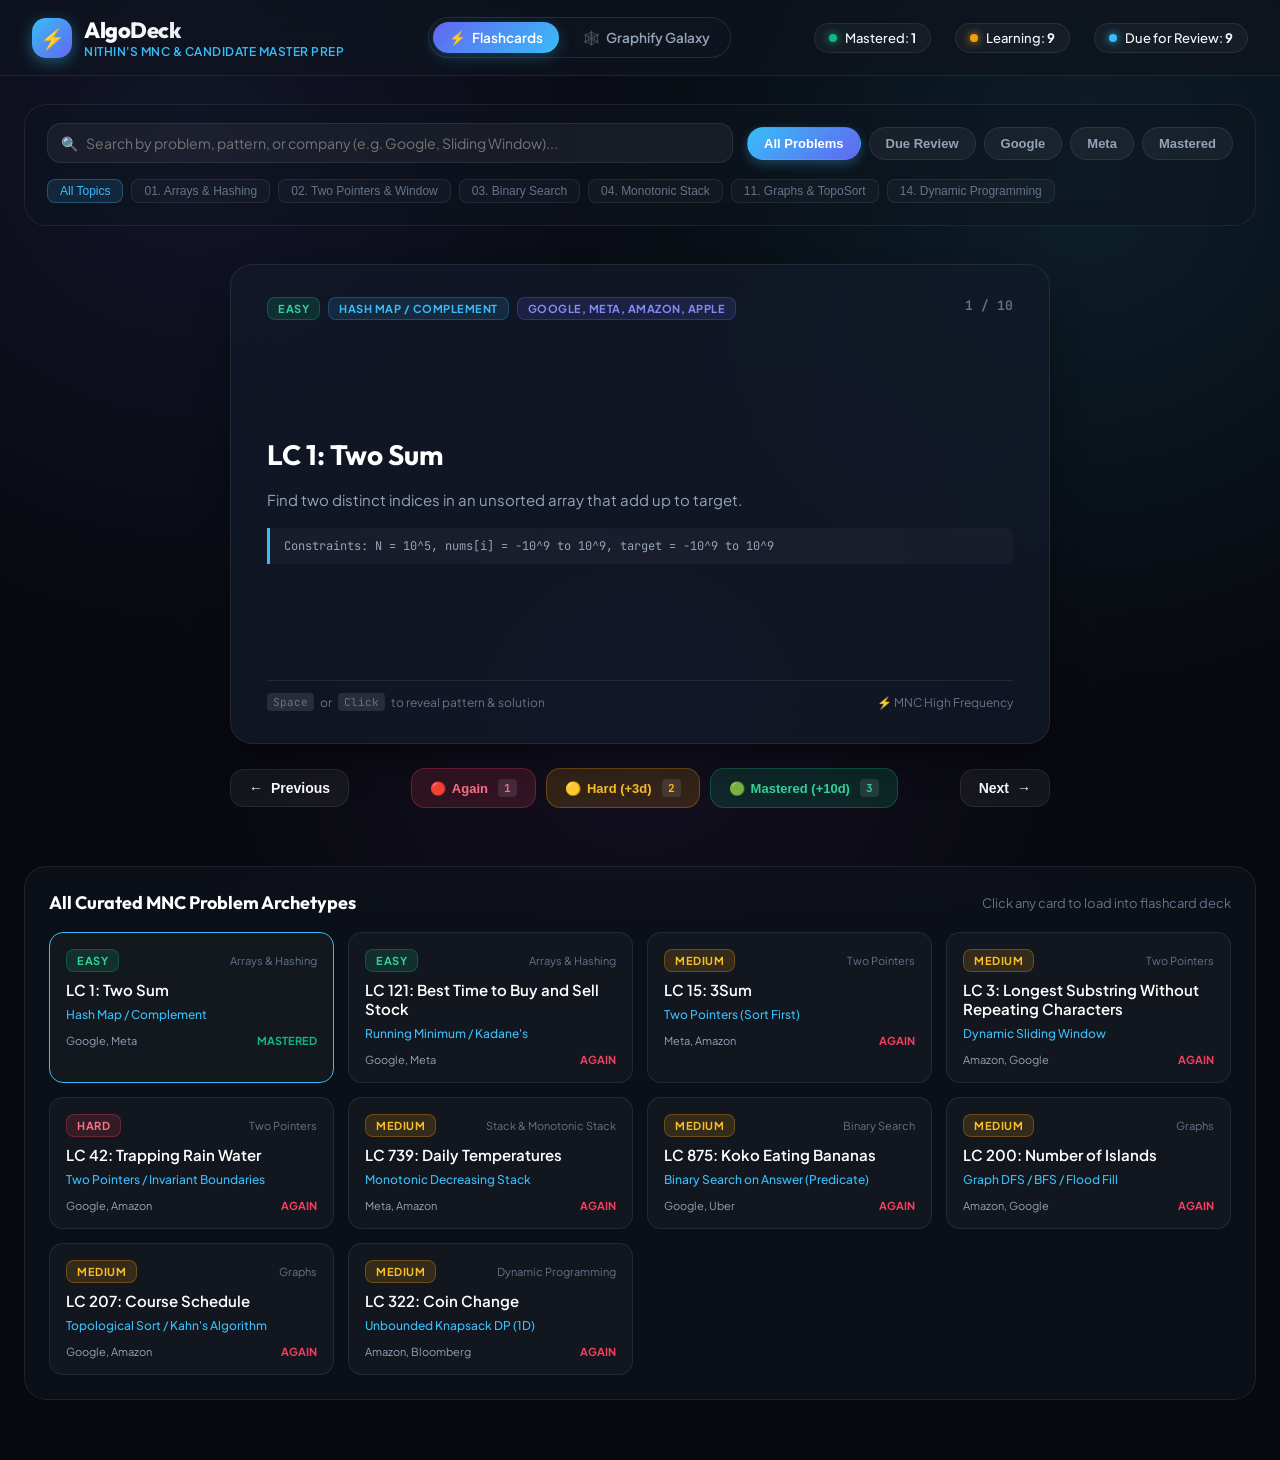
<file: ui/index.html>
<!DOCTYPE html>
<html lang="en">
<head>
  <meta charset="UTF-8">
  <meta name="viewport" content="width=device-width, initial-scale=1.0">
  <title>AlgoDeck — Nithin's MNC & Candidate Master Flashcards</title>
  <meta name="description" content="Personalized algorithmic flashcards and active recall engine for Tier-1 MNC interviews and Codeforces/LeetCode mastery.">
  <link rel="stylesheet" href="style.css">
</head>
<body>

  <!-- Header -->
  <header>
    <div class="brand-wrapper">
      <div class="brand-icon">⚡</div>
      <div>
        <h1 class="brand-title">AlgoDeck</h1>
        <div class="brand-subtitle">Nithin's MNC & Candidate Master Prep</div>
      </div>
    </div>

    <!-- Navigation Bar -->
    <div style="display: flex; gap: 8px; background: rgba(15, 20, 31, 0.75); backdrop-filter: blur(12px); padding: 4px; border-radius: var(--radius-full); border: 1px solid rgba(255, 255, 255, 0.1);">
      <a href="index.html" style="padding: 7px 16px; border-radius: var(--radius-full); font-size: 0.85rem; font-weight: 600; text-decoration: none; background: linear-gradient(135deg, var(--accent-indigo), var(--accent-cyan)); color: #fff; display: flex; align-items: center; gap: 6px; box-shadow: 0 4px 15px rgba(56, 189, 248, 0.25);">
        <span>⚡</span> Flashcards
      </a>
      <a href="graph.html" style="padding: 7px 16px; border-radius: var(--radius-full); font-size: 0.85rem; font-weight: 600; text-decoration: none; color: var(--text-muted); display: flex; align-items: center; gap: 6px; transition: all 0.2s ease;">
        <span>🕸️</span> Graphify Galaxy
      </a>
    </div>

    <div class="stats-bar">
      <div class="stat-item">
        <span class="stat-dot emerald"></span>
        <span>Mastered: <strong id="statMastered">0</strong></span>
      </div>
      <div class="stat-item">
        <span class="stat-dot amber"></span>
        <span>Learning: <strong id="statLearning">0</strong></span>
      </div>
      <div class="stat-item">
        <span class="stat-dot cyan"></span>
        <span>Due for Review: <strong id="statDue">0</strong></span>
      </div>
    </div>
  </header>

  <!-- Main Content -->
  <main>

    <!-- Controls & Filters Strip -->
    <section class="controls-container">
      <div class="filter-row-top">
        <div class="search-input-wrapper">
          <span class="search-icon">🔍</span>
          <input type="text" id="searchInput" placeholder="Search by problem, pattern, or company (e.g. Google, Sliding Window)...">
        </div>

        <div class="tab-group">
          <button class="filter-btn active" data-filter="all">All Problems</button>
          <button class="filter-btn" data-filter="due">Due Review</button>
          <button class="filter-btn" data-filter="google">Google</button>
          <button class="filter-btn" data-filter="meta">Meta</button>
          <button class="filter-btn" data-filter="mastered">Mastered</button>
        </div>
      </div>

      <!-- Category Filter Chips -->
      <div class="filter-tags-scroll">
        <button class="tag-chip active" data-topic="all">All Topics</button>
        <button class="tag-chip" data-topic="Arrays & Hashing">01. Arrays & Hashing</button>
        <button class="tag-chip" data-topic="Two Pointers">02. Two Pointers & Window</button>
        <button class="tag-chip" data-topic="Binary Search">03. Binary Search</button>
        <button class="tag-chip" data-topic="Stack & Monotonic Stack">04. Monotonic Stack</button>
        <button class="tag-chip" data-topic="Graphs">11. Graphs & TopoSort</button>
        <button class="tag-chip" data-topic="Dynamic Programming">14. Dynamic Programming</button>
      </div>
    </section>

    <!-- Flashcard Arena -->
    <section class="flashcard-arena">
      <div class="card-perspective">
        <div class="flashcard-flipper" id="flashcardFlipper">
          
          <!-- FRONT FACE -->
          <div class="card-face card-front">
            <div class="card-top">
              <div class="badge-row" id="badgeRow">
                <span class="badge badge-medium" id="badgeDifficulty">Medium</span>
                <span class="badge badge-pattern" id="badgePattern">Two Pointers</span>
                <span class="badge badge-company" id="badgeCompanies">Google, Meta</span>
              </div>
              <div class="card-counter" id="cardCounter">1 / 8</div>
            </div>

            <div class="card-content">
              <h2 class="problem-title" id="problemTitle">Two Sum</h2>
              <p class="problem-teaser" id="problemTeaser">Find two distinct indices in an unsorted array that add up to target.</p>
              <div class="constraints-box" id="constraintsText">Constraints: N = 10^5, nums[i] = -10^9 to 10^9</div>
            </div>

            <div class="card-bottom">
              <div class="flip-hint">
                <span class="kbd">Space</span> or <span class="kbd">Click</span> to reveal pattern & solution
              </div>
              <div>⚡ MNC High Frequency</div>
            </div>
          </div>

          <!-- BACK FACE -->
          <div class="card-face card-back">
            <div class="card-top">
              <div class="solution-pattern-tag">
                <span>💡</span> <span id="backPatternTitle">Hash Map / Complement</span>
              </div>
              <div class="complexity-pill-row">
                <div class="comp-pill">Time: <span id="backTimeComp">O(N)</span></div>
                <div class="comp-pill">Space: <span id="backSpaceComp">O(N)</span></div>
              </div>
            </div>

            <div class="back-section">
              <p style="font-size: 14px; color: var(--text-main); line-height: 1.5;" id="backIntuition">
                Store seen numbers in an unordered_map. For each element x, check if target - x exists.
              </p>
              
              <div class="code-snippet-box" id="backCode">
unordered_map<int, int> seen;
// C++ solution here
              </div>

              <div class="pitfall-box" id="backPitfall">
                <span>⚠️</span>
                <span><strong>Pitfall:</strong> Cannot use same index twice. Check map before inserting!</span>
              </div>

              <!-- Live Local C++ Test Runner -->
              <div style="display: flex; flex-direction: column; gap: 8px; margin-top: 4px;">
                <div style="display: flex; justify-content: space-between; align-items: center;">
                  <button id="runCppBtn" style="background: rgba(16, 185, 129, 0.2); border: 1px solid rgba(16, 185, 129, 0.4); color: #34d399; padding: 6px 14px; border-radius: var(--radius-sm); font-size: 12px; font-weight: 700; cursor: pointer; display: flex; align-items: center; gap: 6px;">
                    ▶ Run C++ Tests on Mac
                  </button>
                  <span id="runStatus" style="font-size: 11px; color: var(--text-dim); font-family: var(--font-mono);"></span>
                </div>
                <pre id="runOutput" style="display: none; background: #050811; border: 1px solid var(--border-subtle); border-radius: var(--radius-sm); padding: 8px 12px; font-family: var(--font-mono); font-size: 11px; color: #a5f3fc; max-height: 80px; overflow-y: auto; white-space: pre-wrap;"></pre>
              </div>
            </div>

            <div class="card-bottom">
              <div class="flip-hint">
                <span class="kbd">Space</span> to flip back
              </div>
              <div style="color: var(--accent-emerald); font-weight: 600;">C++20 Optimal Solution</div>
            </div>
          </div>

        </div>
      </div>

      <!-- Action & Spaced Repetition Rating Toolbar -->
      <div class="action-toolbar">
        <button class="nav-btn" id="prevBtn" id="prevBtn">
          <span>←</span> Previous
        </button>

        <div class="rating-group">
          <button class="rate-btn again" id="rateAgain" title="Reset (Day 0)">
            <span>🔴</span> Again <span class="kbd" style="margin-left: 4px;">1</span>
          </button>
          <button class="rate-btn hard" id="rateHard" title="Due in 3 days (R1)">
            <span>🟡</span> Hard (+3d) <span class="kbd" style="margin-left: 4px;">2</span>
          </button>
          <button class="rate-btn good" id="rateGood" title="Mastered / Due in 10 days (R2)">
            <span>🟢</span> Mastered (+10d) <span class="kbd" style="margin-left: 4px;">3</span>
          </button>
        </div>

        <button class="nav-btn" id="nextBtn">
          Next <span>→</span>
        </button>
      </div>
    </section>

    <!-- Problem Table & Grid Explorer -->
    <section class="table-section">
      <div class="section-header-row">
        <h3 class="section-title">All Curated MNC Problem Archetypes</h3>
        <span style="font-size: 13px; color: var(--text-dim);">Click any card to load into flashcard deck</span>
      </div>
      <div class="problem-grid-list" id="problemsGrid">
        <!-- Rendered dynamically by app.js -->
      </div>
    </section>

  </main>

  <script src="app.js"></script>
</body>
</html>
</file>
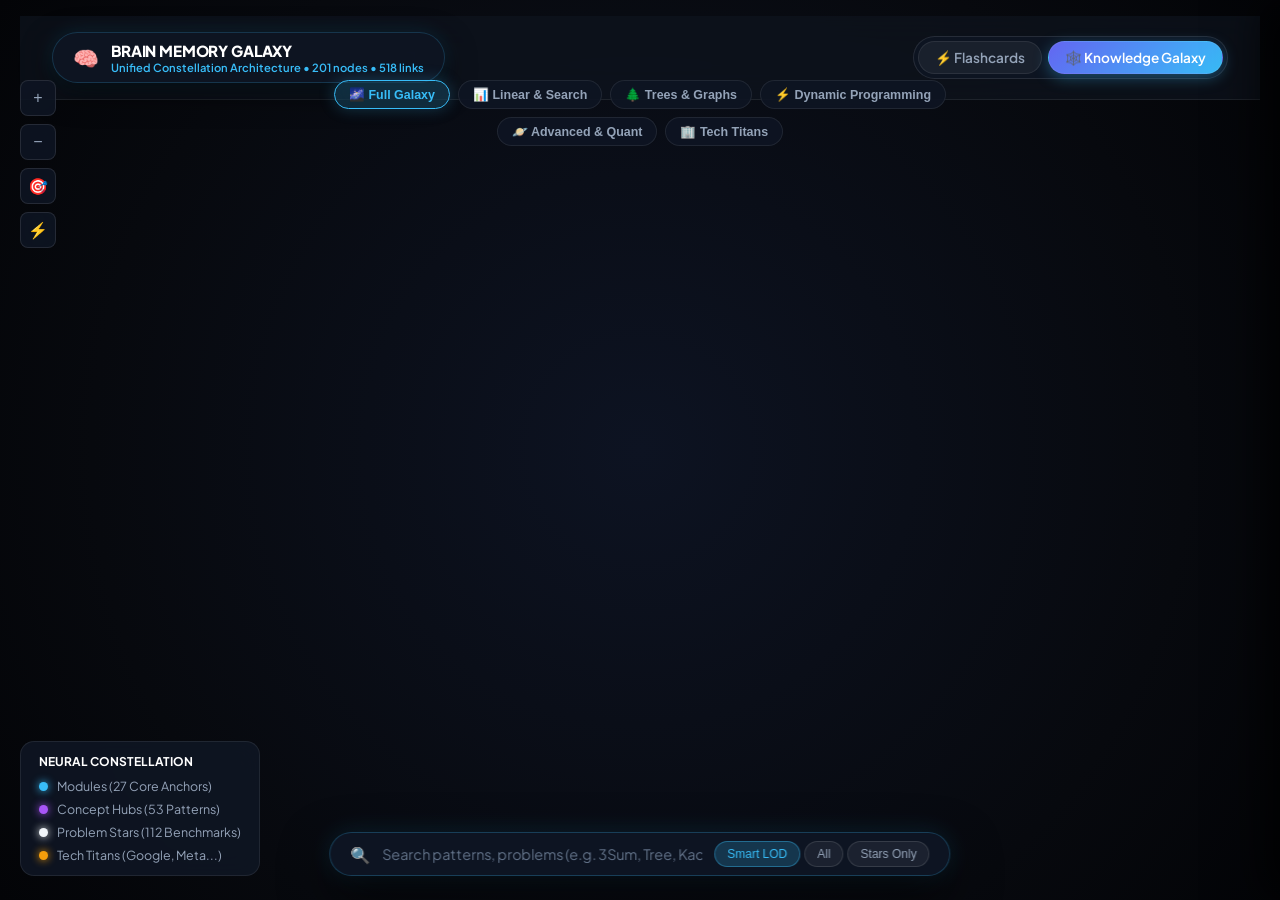
<file: ui/graph.html>
<!DOCTYPE html>
<html lang="en">
<head>
  <meta charset="UTF-8">
  <meta name="viewport" content="width=device-width, initial-scale=1.0">
  <title>Brain Memory Galaxy — Nithin's Master DSA Knowledge Graph</title>
  <meta name="description" content="Luminous, organic constellation knowledge graph mapping 27 modules, 53 concepts, mental triggers, invariants, and progressive problem ladders.">
  <link rel="stylesheet" href="style.css">
  <script src="https://d3js.org/d3.v7.min.js"></script>
  <style>
    /* Luminous Deep Space Canvas Styling */
    body {
      overflow: hidden;
      margin: 0;
      padding: 0;
      background: radial-gradient(circle at 50% 50%, #0d1322 0%, #07090e 70%, #030407 100%);
      user-select: none;
      font-family: 'Plus Jakarta Sans', -apple-system, BlinkMacSystemFont, sans-serif;
    }

    #graph-container {
      position: absolute;
      top: 0;
      left: 0;
      width: 100vw;
      height: 100vh;
      z-index: 1;
    }

    /* Top Floating Navigation */
    .top-nav {
      position: absolute;
      top: 16px;
      left: 20px;
      right: 20px;
      display: flex;
      justify-content: space-between;
      align-items: center;
      z-index: 20;
      pointer-events: none;
    }

    .top-nav > * {
      pointer-events: auto;
    }

    .nav-brand {
      display: flex;
      align-items: center;
      gap: 12px;
      background: rgba(15, 22, 36, 0.85);
      backdrop-filter: blur(16px);
      border: 1px solid rgba(56, 189, 248, 0.2);
      padding: 8px 20px;
      border-radius: var(--radius-full);
      box-shadow: 0 10px 30px rgba(0,0,0,0.6), 0 0 20px rgba(56, 189, 248, 0.15);
    }

    .nav-tabs {
      display: flex;
      gap: 6px;
      background: rgba(15, 22, 36, 0.85);
      backdrop-filter: blur(16px);
      padding: 4px;
      border-radius: var(--radius-full);
      border: 1px solid rgba(255, 255, 255, 0.1);
    }

    .nav-btn {
      padding: 7px 16px;
      border-radius: var(--radius-full);
      font-size: 0.85rem;
      font-weight: 600;
      text-decoration: none;
      color: #94a3b8;
      transition: all 0.2s ease;
      display: flex;
      align-items: center;
      gap: 6px;
    }

    .nav-btn:hover {
      color: #ffffff;
      background: rgba(255, 255, 255, 0.06);
    }

    .nav-btn.active {
      background: linear-gradient(135deg, #6366f1, #38bdf8);
      color: #fff;
      box-shadow: 0 4px 15px rgba(56, 189, 248, 0.35);
    }

    /* Sector Quick-Filter Chips */
    .sector-chips-dock {
      position: absolute;
      top: 80px;
      left: 50%;
      transform: translateX(-50%);
      display: flex;
      gap: 8px;
      z-index: 20;
      flex-wrap: wrap;
      justify-content: center;
      max-width: 90vw;
    }

    .sector-chip {
      background: rgba(15, 22, 36, 0.85);
      backdrop-filter: blur(14px);
      border: 1px solid rgba(255, 255, 255, 0.08);
      color: #94a3b8;
      font-size: 0.78rem;
      font-weight: 600;
      padding: 6px 14px;
      border-radius: var(--radius-full);
      cursor: pointer;
      transition: all 0.2s ease;
      display: flex;
      align-items: center;
      gap: 6px;
    }

    .sector-chip:hover {
      color: #fff;
      border-color: rgba(56, 189, 248, 0.3);
      transform: translateY(-1px);
    }

    .sector-chip.active {
      background: rgba(56, 189, 248, 0.18);
      border-color: #38bdf8;
      color: #38bdf8;
      box-shadow: 0 0 15px rgba(56, 189, 248, 0.25);
    }

    /* HUD Controls */
    .hud-controls {
      position: absolute;
      top: 80px;
      left: 20px;
      display: flex;
      flex-direction: column;
      gap: 8px;
      z-index: 20;
    }

    .hud-btn {
      width: 36px;
      height: 36px;
      background: rgba(15, 22, 36, 0.85);
      backdrop-filter: blur(14px);
      border: 1px solid rgba(255, 255, 255, 0.1);
      color: #94a3b8;
      border-radius: var(--radius-sm);
      display: flex;
      align-items: center;
      justify-content: center;
      cursor: pointer;
      font-size: 1rem;
      transition: all 0.2s ease;
    }

    .hud-btn:hover {
      background: rgba(255, 255, 255, 0.15);
      color: #fff;
      border-color: #38bdf8;
    }

    /* Bottom Search & Filter Dock */
    .search-dock {
      position: absolute;
      bottom: 24px;
      left: 50%;
      transform: translateX(-50%);
      display: flex;
      align-items: center;
      gap: 12px;
      background: rgba(15, 22, 36, 0.92);
      backdrop-filter: blur(20px);
      padding: 8px 20px;
      border-radius: var(--radius-full);
      border: 1px solid rgba(56, 189, 248, 0.25);
      box-shadow: 0 20px 50px rgba(0,0,0,0.7), 0 0 25px rgba(56, 189, 248, 0.15);
      z-index: 20;
    }

    .search-dock input {
      background: transparent;
      border: none;
      outline: none;
      color: #f8fafc;
      font-family: inherit;
      font-size: 0.9rem;
      width: 320px;
    }

    .search-dock input::placeholder {
      color: #64748b;
    }

    .label-toggle-btn {
      background: rgba(255, 255, 255, 0.06);
      border: 1px solid rgba(255, 255, 255, 0.12);
      color: #94a3b8;
      font-size: 0.75rem;
      padding: 5px 12px;
      border-radius: var(--radius-full);
      cursor: pointer;
      transition: all 0.2s ease;
    }

    .label-toggle-btn:hover, .label-toggle-btn.active {
      background: rgba(56, 189, 248, 0.2);
      color: #38bdf8;
      border-color: rgba(56, 189, 248, 0.4);
    }

    /* Legend */
    .legend-dock {
      position: absolute;
      bottom: 24px;
      left: 20px;
      background: rgba(15, 22, 36, 0.88);
      backdrop-filter: blur(14px);
      border: 1px solid rgba(255, 255, 255, 0.08);
      padding: 12px 18px;
      border-radius: var(--radius-md);
      z-index: 20;
      font-size: 0.8rem;
      display: flex;
      flex-direction: column;
      gap: 7px;
    }

    .legend-item {
      display: flex;
      align-items: center;
      gap: 9px;
      color: #94a3b8;
      font-size: 0.78rem;
    }

    .legend-dot {
      width: 9px;
      height: 9px;
      border-radius: 50%;
    }

    /* Quadrant Watermark Anchors */
    .quadrant-label {
      position: absolute;
      font-size: 0.75rem;
      font-weight: 800;
      text-transform: uppercase;
      letter-spacing: 0.15em;
      color: rgba(255, 255, 255, 0.15);
      pointer-events: none;
      z-index: 5;
    }

    /* Floating Cursor Tooltip Card */
    #nodeTooltip {
      position: absolute;
      pointer-events: none;
      background: rgba(13, 19, 32, 0.96);
      backdrop-filter: blur(16px);
      border: 1px solid rgba(56, 189, 248, 0.35);
      border-radius: var(--radius-md);
      padding: 10px 14px;
      box-shadow: 0 10px 30px rgba(0,0,0,0.8), 0 0 20px rgba(56, 189, 248, 0.2);
      z-index: 100;
      opacity: 0;
      transition: opacity 0.15s ease;
      max-width: 280px;
      transform: translate(15px, 15px);
    }

    #ttTitle {
      font-size: 0.85rem;
      font-weight: 700;
      color: #f8fafc;
      margin-bottom: 4px;
    }

    #ttSub {
      font-size: 0.72rem;
      color: #94a3b8;
      line-height: 1.3;
    }

    /* Right-Side Slide-Out Brain Memory Inspector */
    .inspector-panel {
      position: absolute;
      top: 0;
      right: 0;
      width: 440px;
      height: 100vh;
      background: rgba(10, 15, 26, 0.96);
      backdrop-filter: blur(28px);
      border-left: 1px solid rgba(56, 189, 248, 0.25);
      box-shadow: -15px 0 45px rgba(0,0,0,0.8);
      z-index: 50;
      transform: translateX(100%);
      transition: transform 0.35s cubic-bezier(0.16, 1, 0.3, 1);
      display: flex;
      flex-direction: column;
      overflow: hidden;
    }

    .inspector-panel.open {
      transform: translateX(0);
    }

    .inspector-header {
      padding: 20px 24px;
      border-bottom: 1px solid rgba(255, 255, 255, 0.08);
      display: flex;
      justify-content: space-between;
      align-items: center;
    }

    .inspector-header h2 {
      margin: 0;
      font-size: 1.1rem;
      font-weight: 700;
      color: #fff;
      display: flex;
      align-items: center;
      gap: 8px;
    }

    .close-inspector-btn {
      background: transparent;
      border: none;
      color: #94a3b8;
      font-size: 1.3rem;
      cursor: pointer;
      padding: 4px;
      line-height: 1;
      border-radius: var(--radius-sm);
      transition: all 0.2s ease;
    }

    .close-inspector-btn:hover {
      color: #fff;
      background: rgba(255, 255, 255, 0.1);
    }

    .inspector-body {
      padding: 24px;
      overflow-y: auto;
      flex: 1;
      display: flex;
      flex-direction: column;
      gap: 16px;
    }

    .inspector-type {
      display: inline-block;
      font-size: 0.72rem;
      font-weight: 700;
      text-transform: uppercase;
      letter-spacing: 0.05em;
      padding: 4px 10px;
      border-radius: var(--radius-full);
      margin-bottom: 4px;
    }

    .inspector-title {
      font-size: 1.25rem;
      font-weight: 800;
      color: #f8fafc;
      margin: 0;
      line-height: 1.3;
    }

    .badges-row {
      display: flex;
      flex-wrap: wrap;
      gap: 6px;
      margin-top: 4px;
    }

    .meta-badge {
      font-size: 0.72rem;
      padding: 3px 8px;
      border-radius: var(--radius-full);
      background: rgba(255, 255, 255, 0.06);
      border: 1px solid rgba(255, 255, 255, 0.1);
      color: #94a3b8;
    }

    .badge-easy { color: #10b981; border-color: rgba(16, 185, 129, 0.3); background: rgba(16, 185, 129, 0.1); }
    .badge-medium { color: #f59e0b; border-color: rgba(245, 158, 11, 0.3); background: rgba(245, 158, 11, 0.1); }
    .badge-hard { color: #ef4444; border-color: rgba(239, 68, 68, 0.3); background: rgba(239, 68, 68, 0.1); }

    /* Brain Memory Card Sections */
    .brain-section {
      background: rgba(15, 22, 36, 0.75);
      border: 1px solid rgba(255, 255, 255, 0.08);
      border-radius: var(--radius-md);
      padding: 14px 16px;
    }

    .brain-section-title {
      font-size: 0.75rem;
      font-weight: 700;
      text-transform: uppercase;
      letter-spacing: 0.05em;
      display: flex;
      align-items: center;
      gap: 6px;
      margin-bottom: 8px;
    }

    .brain-section-content {
      font-size: 0.85rem;
      color: #cbd5e1;
      line-height: 1.5;
    }

    /* Ladder Stepper */
    .ladder-stepper {
      display: flex;
      flex-direction: column;
      gap: 8px;
    }

    .ladder-btn {
      background: rgba(15, 22, 36, 0.9);
      border: 1px solid rgba(255, 255, 255, 0.1);
      border-radius: var(--radius-md);
      padding: 10px 14px;
      text-align: left;
      cursor: pointer;
      transition: all 0.2s ease;
      display: flex;
      flex-direction: column;
      gap: 3px;
    }

    .ladder-btn:hover {
      background: rgba(56, 189, 248, 0.15);
      border-color: #38bdf8;
      transform: translateX(3px);
    }

    .ladder-btn-label {
      font-size: 0.7rem;
      font-weight: 700;
      color: #38bdf8;
      text-transform: uppercase;
      letter-spacing: 0.05em;
    }

    .ladder-btn strong {
      font-size: 0.85rem;
      color: #f8fafc;
    }

    /* Chips container */
    .chips-group {
      display: flex;
      flex-wrap: wrap;
      gap: 6px;
      margin-top: 6px;
    }

    .hub-chip {
      background: rgba(255, 255, 255, 0.05);
      border: 1px solid rgba(255, 255, 255, 0.1);
      border-radius: var(--radius-full);
      padding: 4px 10px;
      font-size: 0.75rem;
      color: #cbd5e1;
      cursor: pointer;
      transition: all 0.2s ease;
    }

    .hub-chip:hover {
      background: rgba(56, 189, 248, 0.2);
      border-color: #38bdf8;
      color: #fff;
    }

    /* Code Viewer Area */
    .code-viewer-container {
      margin-top: 10px;
      border: 1px solid rgba(255, 255, 255, 0.08);
      border-radius: var(--radius-md);
      overflow: hidden;
      background: #090d16;
    }

    .code-toolbar {
      display: flex;
      justify-content: space-between;
      align-items: center;
      padding: 8px 12px;
      background: rgba(255, 255, 255, 0.04);
      border-bottom: 1px solid rgba(255, 255, 255, 0.06);
      font-size: 0.75rem;
      color: #94a3b8;
    }

    .code-pre {
      margin: 0;
      padding: 12px;
      font-family: 'JetBrains Mono', monospace;
      font-size: 0.78rem;
      line-height: 1.45;
      color: #e2e8f0;
      overflow-x: auto;
      max-height: 320px;
    }
  </style>
</head>
<body>

  <!-- Top Navigation Bar -->
  <header class="top-nav">
    <div class="nav-brand">
      <span style="font-size: 1.3rem;">🧠</span>
      <div>
        <div style="font-size: 0.95rem; font-weight: 800; color: #fff; letter-spacing: -0.01em;">
          BRAIN MEMORY GALAXY
        </div>
        <div style="font-size: 0.7rem; color: #38bdf8; font-weight: 600;">
          Unified Constellation Architecture • <span id="nodeCountBadge">Loading...</span>
        </div>
      </div>
    </div>

    <div class="nav-tabs">
      <a href="/" class="nav-btn">⚡ Flashcards</a>
      <a href="/graph.html" class="nav-btn active">🕸️ Knowledge Galaxy</a>
    </div>
  </header>

  <!-- Filter Chips Dock -->
  <div class="sector-chips-dock" id="sectorChipsDock">
    <button class="sector-chip active" data-filter="all">🌌 Full Galaxy</button>
    <button class="sector-chip" data-filter="Linear & Search">📊 Linear & Search</button>
    <button class="sector-chip" data-filter="Hierarchical & Graphs">🌲 Trees & Graphs</button>
    <button class="sector-chip" data-filter="Optimization & DP">⚡ Dynamic Programming</button>
    <button class="sector-chip" data-filter="Advanced & Quant">🪐 Advanced & Quant</button>
    <button class="sector-chip" data-filter="MNC">🏢 Tech Titans</button>
  </div>

  <!-- HUD Quick Controls -->
  <div class="hud-controls">
    <button class="hud-btn" id="btnZoomIn" title="Zoom In">+</button>
    <button class="hud-btn" id="btnZoomOut" title="Zoom Out">−</button>
    <button class="hud-btn" id="btnRecenter" title="Recenter Constellation">🎯</button>
    <button class="hud-btn" id="btnPulse" title="Pulse Neural Links">⚡</button>
  </div>

  <!-- Fullscreen WebGL/SVG Force Canvas -->
  <div id="graph-container"></div>

  <!-- Bottom Interactive Search & LOD Controls -->
  <div class="search-dock">
    <span>🔍</span>
    <input type="text" id="galaxySearch" placeholder="Search patterns, problems (e.g. 3Sum, Tree, Kadane)..." autocomplete="off">
    <div style="display: flex; gap: 4px;">
      <button class="label-toggle-btn active" id="btnLODSmart" title="Adaptive Smart Labels (Anti-Collision)">Smart LOD</button>
      <button class="label-toggle-btn" id="btnLODAll" title="Show All Labels">All</button>
      <button class="label-toggle-btn" id="btnLODNone" title="Stars Only">Stars Only</button>
    </div>
  </div>

  <!-- Visual Legend -->
  <div class="legend-dock">
    <div style="font-weight: 700; color: #fff; font-size: 0.75rem; margin-bottom: 2px;">NEURAL CONSTELLATION</div>
    <div class="legend-item"><div class="legend-dot" style="background: #38bdf8; box-shadow: 0 0 8px #38bdf8;"></div> Modules (27 Core Anchors)</div>
    <div class="legend-item"><div class="legend-dot" style="background: #a855f7; box-shadow: 0 0 8px #a855f7;"></div> Concept Hubs (53 Patterns)</div>
    <div class="legend-item"><div class="legend-dot" style="background: #f1f5f9; box-shadow: 0 0 8px #f1f5f9;"></div> Problem Stars (112 Benchmarks)</div>
    <div class="legend-item"><div class="legend-dot" style="background: #f59e0b; box-shadow: 0 0 8px #f59e0b;"></div> Tech Titans (Google, Meta...)</div>
  </div>

  <!-- Floating Cursor Hover Tooltip -->
  <div id="nodeTooltip">
    <div id="ttTitle"></div>
    <div id="ttSub"></div>
  </div>

  <!-- Right Slide-Out Brain Memory Inspector -->
  <div class="inspector-panel" id="inspectorPanel">
    <div class="inspector-header">
      <h2><span>🧠</span> Brain Memory Card</h2>
      <button class="close-inspector-btn" id="btnCloseInspector">✕</button>
    </div>
    <div class="inspector-body" id="inspectorContent"></div>
  </div>

  <script>
    // Group Color Palette (Matches Obsidian & Reference Monitor)
    const GROUP_COLORS = {
      root: "#ffffff",
      module: "#38bdf8",     // Sky Blue / Cyan
      concept: "#a855f7",    // Electric Violet
      company: "#f59e0b",    // Radiant Amber / Gold
      problem: "#f1f5f9"     // Luminous Silver / White
    };

    const NODE_RADIUS = {
      root: 14,
      module: 8.5,
      concept: 5.5,
      company: 6.5,
      problem: 4.0
    };

    let graphData = null;
    let simulation = null;
    let svg = null;
    let g = null;
    let linkElements = null;
    let nodeElements = null;
    let textElements = null;
    let zoomBehavior = null;
    let currentZoom = 0.85;
    let labelMode = "smart";
    let selectedNodeId = null;
    let activeFilter = "all";

    const tooltip = document.getElementById("nodeTooltip");
    const ttTitle = document.getElementById("ttTitle");
    const ttSub = document.getElementById("ttSub");

    const width = window.innerWidth;
    const height = window.innerHeight;

    async function initGalaxy() {
      const resp = await fetch("graph_data.json");
      graphData = await resp.json();

      document.getElementById("nodeCountBadge").innerText = `${graphData.nodes.length} nodes • ${graphData.links.length} links`;

      svg = d3.select("#graph-container")
        .append("svg")
        .attr("width", width)
        .attr("height", height);

      // Defs for glowing stellar halos
      const defs = svg.append("defs");
      
      // Star glow filter
      const starFilter = defs.append("filter")
        .attr("id", "starGlow")
        .attr("x", "-50%")
        .attr("y", "-50%")
        .attr("width", "200%")
        .attr("height", "200%");
      starFilter.append("feGaussianBlur")
        .attr("stdDeviation", "2.2")
        .attr("result", "coloredBlur");
      const feMerge1 = starFilter.append("feMerge");
      feMerge1.append("feMergeNode").attr("in", "coloredBlur");
      feMerge1.append("feMergeNode").attr("in", "SourceGraphic");

      // Super glow for selected active node
      const activeFilter = defs.append("filter")
        .attr("id", "superGlow")
        .attr("x", "-50%")
        .attr("y", "-50%")
        .attr("width", "200%")
        .attr("height", "200%");
      activeFilter.append("feGaussianBlur")
        .attr("stdDeviation", "6.0")
        .attr("result", "coloredBlur");
      const feMerge2 = activeFilter.append("feMerge");
      feMerge2.append("feMergeNode").attr("in", "coloredBlur");
      feMerge2.append("feMergeNode").attr("in", "SourceGraphic");

      g = svg.append("g");

      zoomBehavior = d3.zoom()
        .scaleExtent([0.25, 6])
        .on("zoom", (e) => {
          currentZoom = e.transform.k;
          g.attr("transform", e.transform);
          updateLabelVisibility();
        });
      svg.call(zoomBehavior);

      // Force Simulation: Soft quadrant cluster guidance eliminates messy clumping!
      simulation = d3.forceSimulation(graphData.nodes)
        .force("link", d3.forceLink(graphData.links).id(d => d.id).distance(d => {
          if (d.type === "module-root") return 130;
          if (d.type === "module-concept") return 75;
          if (d.type === "ladder") return 40;
          if (d.type === "problem-company") return 90;
          return 50;
        }).strength(d => {
          if (d.type === "problem-company") return 0.04; // Very gentle company spring so it never clumps
          if (d.type === "ladder") return 0.95;
          if (d.type === "module-root") return 0.7;
          return 0.65;
        }))
        .force("charge", d3.forceManyBody().strength(d => {
          if (d.group === "root") return -800;
          if (d.group === "module") return -300;
          if (d.group === "company") return -180;
          if (d.group === "concept") return -120;
          return -55;
        }))
        // Anti-Collision Physics: Generous collision buffer ensures ZERO overlap
        .force("collision", d3.forceCollide().radius(d => {
          if (d.group === "root") return 40;
          if (d.group === "module") return 45;
          if (d.group === "company") return 30;
          if (d.group === "concept") return 22;
          return 14;
        }))
        .force("center", d3.forceCenter(width / 2, height / 2).strength(0.25))
        // Natural Quadrant Guiding Force (Keeps modules beautifully organized into their 4 domains)
        .force("quadrantX", d3.forceX(d => {
          if (d.group === "root") return width / 2;
          if (d.details && d.details.cluster === "Linear & Search") return width * 0.32;
          if (d.details && d.details.cluster === "Hierarchical & Graphs") return width * 0.68;
          if (d.details && d.details.cluster === "Optimization & DP") return width * 0.32;
          if (d.details && d.details.cluster === "Advanced & Quant") return width * 0.68;
          return width / 2;
        }).strength(d => d.group === "module" ? 0.42 : (d.group === "concept" ? 0.25 : 0.06)))
        .force("quadrantY", d3.forceY(d => {
          if (d.group === "root") return height / 2;
          if (d.details && d.details.cluster === "Linear & Search") return height * 0.32;
          if (d.details && d.details.cluster === "Hierarchical & Graphs") return height * 0.32;
          if (d.details && d.details.cluster === "Optimization & DP") return height * 0.68;
          if (d.details && d.details.cluster === "Advanced & Quant") return height * 0.68;
          return height / 2;
        }).strength(d => d.group === "module" ? 0.42 : (d.group === "concept" ? 0.25 : 0.06)));

      // 1. Render Visible Geometric Links (Crisp, luminescent threads!)
      linkElements = g.append("g")
        .attr("class", "links")
        .selectAll("line")
        .data(graphData.links)
        .join("line")
        .attr("stroke", d => {
          if (d.type === "ladder") return "rgba(168, 85, 247, 0.55)";
          if (d.type === "problem-company") return "rgba(245, 158, 11, 0.25)";
          if (d.type === "module-root") return "rgba(56, 189, 248, 0.35)";
          return "rgba(148, 163, 184, 0.22)";
        })
        .attr("stroke-width", d => d.type === "ladder" ? 1.5 : (d.type === "module-root" ? 1.3 : 0.85));

      // 2. Render Glowing Constellation Nodes
      nodeElements = g.append("g")
        .attr("class", "nodes")
        .selectAll("circle")
        .data(graphData.nodes)
        .join("circle")
        .attr("r", d => NODE_RADIUS[d.group] || 4)
        .attr("fill", d => GROUP_COLORS[d.group] || "#fff")
        .attr("stroke", d => {
          if (d.group === "problem") return "rgba(255, 255, 255, 0.7)";
          return GROUP_COLORS[d.group] || "#fff";
        })
        .attr("stroke-width", d => (d.group === "module" || d.group === "root") ? 2.2 : 1.2)
        .attr("filter", "url(#starGlow)")
        .attr("cursor", "pointer")
        .call(drag(simulation))
        .on("click", (e, d) => inspectBrainNode(d))
        .on("mouseenter", (e, d) => hoverNode(e, d))
        .on("mouseleave", () => unhover());

      // 3. Render High-Contrast Smart Labels (No overlapping text!)
      textElements = g.append("g")
        .attr("class", "labels")
        .selectAll("text")
        .data(graphData.nodes)
        .join("text")
        .attr("class", "node-label")
        .attr("text-anchor", "middle")
        .attr("dy", d => (NODE_RADIUS[d.group] || 4) + 12)
        .attr("fill", d => GROUP_COLORS[d.group] || "#fff")
        .attr("font-size", d => d.group === "root" ? "12px" : (d.group === "module" ? "9.5px" : "8px"))
        .attr("font-weight", d => (d.group === "module" || d.group === "root" || d.group === "company") ? "700" : "500")
        .attr("opacity", d => d.group === "root" ? 1 : 0)
        .text(d => d.name);

      simulation.on("tick", () => {
        linkElements
          .attr("x1", d => d.source.x)
          .attr("y1", d => d.source.y)
          .attr("x2", d => d.target.x)
          .attr("y2", d => d.target.y);

        nodeElements
          .attr("cx", d => d.x)
          .attr("cy", d => d.y);

        textElements
          .attr("x", d => d.x)
          .attr("y", d => d.y);
      });

      // Initial View: Centered gracefully
      svg.call(zoomBehavior.transform, d3.zoomIdentity.translate(width * 0.05, height * 0.05).scale(0.88));

      setupSearch();
      setupControls();
      setupFilterChips();
      updateLabelVisibility();
    }

    function drag(sim) {
      return d3.drag()
        .on("start", (e, d) => {
          if (!e.active) sim.alphaTarget(0.2).restart();
          d.fx = d.x;
          d.fy = d.y;
        })
        .on("drag", (e, d) => {
          d.fx = e.x;
          d.fy = e.y;
        })
        .on("end", (e, d) => {
          if (!e.active) sim.alphaTarget(0);
          d.fx = null;
          d.fy = null;
        });
    }

    function updateLabelVisibility(activeNeighborIds = null) {
      textElements.attr("opacity", d => {
        if (activeNeighborIds && activeNeighborIds.has(d.id)) return 1;
        if (selectedNodeId && d.id === selectedNodeId) return 1;

        if (labelMode === "none") return 0;
        if (labelMode === "all") return 1;

        // Smart Zoom-based Level of Detail (LOD) - ZERO LABEL COLLISION
        if (d.group === "root") return 1;
        if (d.group === "module" && currentZoom > 1.15) return 1;
        if (d.group === "company" && currentZoom > 1.35) return 1;
        if (d.group === "concept" && currentZoom > 1.8) return 1;
        if (d.group === "problem" && currentZoom > 2.6) return 1;

        return 0;
      });
    }

    // Surgical Brain Memory Interlink Highlighting
    function highlightSurgicalChain(target) {
      selectedNodeId = target.id;
      const directNeighbors = new Set();
      directNeighbors.add(target.id);

      graphData.links.forEach(l => {
        const sId = typeof l.source === "object" ? l.source.id : l.source;
        const tId = typeof l.target === "object" ? l.target.id : l.target;
        if (sId === target.id) directNeighbors.add(tId);
        if (tId === target.id) directNeighbors.add(sId);
      });

      // Focus lighting: connected neighbors stay 100% luminous, non-connected fade to 0.08
      nodeElements
        .attr("opacity", d => directNeighbors.has(d.id) ? 1 : 0.08)
        .attr("stroke", d => d.id === target.id ? "#38bdf8" : (GROUP_COLORS[d.group] || "#fff"))
        .attr("stroke-width", d => d.id === target.id ? 3.5 : 1.4)
        .attr("filter", d => d.id === target.id ? "url(#superGlow)" : "url(#starGlow)");

      // Neon energy beams for connected links
      linkElements
        .attr("opacity", l => {
          const sId = typeof l.source === "object" ? l.source.id : l.source;
          const tId = typeof l.target === "object" ? l.target.id : l.target;
          return (sId === target.id || tId === target.id) ? 1 : 0.04;
        })
        .attr("stroke", l => {
          const sId = typeof l.source === "object" ? l.source.id : l.source;
          const tId = typeof l.target === "object" ? l.target.id : l.target;
          if (sId === target.id || tId === target.id) {
            if (l.type === "ladder") return "#c084fc"; // Bright violet ladder
            if (l.type === "problem-company") return "#f59e0b"; // Warm gold
            return "#38bdf8"; // Radiant cyan
          }
          return "rgba(148, 163, 184, 0.22)";
        })
        .attr("stroke-width", l => {
          const sId = typeof l.source === "object" ? l.source.id : l.source;
          const tId = typeof l.target === "object" ? l.target.id : l.target;
          return (sId === target.id || tId === target.id) ? 2.8 : 0.85;
        });

      updateLabelVisibility(directNeighbors);
    }

    function hoverNode(event, target) {
      ttTitle.innerText = target.name;
      ttSub.innerText = `${target.type} • Click to inspect Brain Memory Schema`;
      tooltip.style.left = `${event.pageX}px`;
      tooltip.style.top = `${event.pageY}px`;
      tooltip.style.opacity = 1;

      if (selectedNodeId) return;
      highlightSurgicalChain(target);
    }

    function unhover() {
      tooltip.style.opacity = 0;
      if (selectedNodeId) return;

      nodeElements
        .attr("opacity", 1)
        .attr("filter", "url(#starGlow)")
        .attr("stroke-width", d => (d.group === "module" || d.group === "root") ? 2.2 : 1.2);

      linkElements
        .attr("opacity", 1)
        .attr("stroke", d => {
          if (d.type === "ladder") return "rgba(168, 85, 247, 0.55)";
          if (d.type === "problem-company") return "rgba(245, 158, 11, 0.25)";
          if (d.type === "module-root") return "rgba(56, 189, 248, 0.35)";
          return "rgba(148, 163, 184, 0.22)";
        })
        .attr("stroke-width", d => d.type === "ladder" ? 1.5 : (d.type === "module-root" ? 1.3 : 0.85));

      updateLabelVisibility();
    }

    // Inspect Brain Node on Click
    function inspectBrainNode(node) {
      highlightSurgicalChain(node);

      // Smooth camera pan and zoom to target
      svg.transition().duration(600).call(
        zoomBehavior.transform,
        d3.zoomIdentity.translate(width / 2 - node.x * 1.5, height / 2 - node.y * 1.5).scale(1.5)
      );

      const panel = document.getElementById("inspectorPanel");
      const content = document.getElementById("inspectorContent");
      const color = GROUP_COLORS[node.group] || "#38bdf8";

      let bodyHtml = "";

      if (node.group === "problem") {
        const d = node.details;
        const diffClass = (d.difficulty || "").toLowerCase() === "easy" ? "badge-easy" :
                          ((d.difficulty || "").toLowerCase() === "hard" ? "badge-hard" : "badge-medium");

        const prevBtn = d.ladder_prev ? `
          <button class="ladder-btn" onclick="flyToNodeId('prob:${d.ladder_prev}')">
            <span class="ladder-btn-label">⬅ Previous Foundation</span>
            <strong>${d.ladder_prev}</strong>
          </button>
        ` : `<div style="font-size: 0.75rem; color: #64748b; padding: 6px;">*Foundational pattern milestone*</div>`;

        const nextBtn = d.ladder_next ? `
          <button class="ladder-btn" onclick="flyToNodeId('prob:${d.ladder_next}')">
            <span class="ladder-btn-label">➔ Next Boss Level Variation</span>
            <strong>${d.ladder_next}</strong>
          </button>
        ` : `<div style="font-size: 0.75rem; color: #64748b; padding: 6px;">*Apex mastery pattern*</div>`;

        const compChips = (d.companies || []).map(c => `
          <span class="hub-chip" onclick="flyToNodeId('company:${c}')">🏢 ${c}</span>
        `).join("");

        bodyHtml = `
          <div class="badges-row">
            <span class="meta-badge ${diffClass}">${d.difficulty || "Medium"}</span>
            <span class="meta-badge">⏱️ ${d.complexity || "O(N)"}</span>
            <span class="meta-badge">🌐 ${d.cluster || "Core"}</span>
          </div>

          <div class="brain-section" style="border-left: 3px solid #38bdf8;">
            <div class="brain-section-title" style="color: #38bdf8;">
              <span>⚡</span> 15-Second Interview Mental Trigger
            </div>
            <div class="brain-section-content">${d.trigger}</div>
          </div>

          <div class="brain-section" style="border-left: 3px solid #10b981;">
            <div class="brain-section-title" style="color: #10b981;">
              <span>🛡️</span> The Golden Invariant
            </div>
            <div class="brain-section-content">${d.invariant}</div>
          </div>

          <div class="brain-section" style="border-left: 3px solid #f43f5e;">
            <div class="brain-section-title" style="color: #f43f5e;">
              <span>⚠️</span> Sneaky Interview Trap & Pitfall
            </div>
            <div class="brain-section-content">${d.pitfall}</div>
          </div>

          <div>
            <div class="brain-section-title" style="color: #c084fc;">
              <span>🪜</span> Progressive Pattern Ladder
            </div>
            <div class="ladder-stepper">
              ${prevBtn}
              ${nextBtn}
            </div>
          </div>

          <div class="brain-section">
            <div class="brain-section-title" style="color: #94a3b8;">
              <span>🔗</span> Interlinked Knowledge Hubs
            </div>
            <div class="chips-group">
              <span class="hub-chip" onclick="flyToNodeId('mod:${d.module}')">🌐 ${d.module}</span>
              <span class="hub-chip" onclick="flyToNodeId('concept:${d.concept}')">💡 ${d.concept}</span>
              ${compChips}
            </div>
          </div>

          ${d.code_path ? `
            <div class="code-viewer-container">
              <div class="code-toolbar">
                <span>💻 C++ Solution Code</span>
                <button class="label-toggle-btn active" onclick="loadSolutionCode('${d.code_path}')">Load / Toggle Code</button>
              </div>
              <div id="codeDisplayArea" style="display: none;"></div>
            </div>
          ` : ""}
        `;
      } else if (node.group === "module") {
        const d = node.details;
        bodyHtml = `
          <div class="brain-section" style="border-left: 3px solid #38bdf8;">
            <div class="brain-section-title" style="color: #38bdf8;">
              <span>🌐</span> Curriculum Focus
            </div>
            <div class="brain-section-content">${d.focus || d.title}</div>
          </div>
          <div class="brain-section">
            <div class="brain-section-title" style="color: #94a3b8;">
              <span>🏛️</span> Domain Cluster
            </div>
            <div class="brain-section-content">${d.cluster || "Core DSA"}</div>
          </div>
        `;
      } else if (node.group === "concept") {
        const d = node.details;
        bodyHtml = `
          <div class="brain-section" style="border-left: 3px solid #a855f7;">
            <div class="brain-section-title" style="color: #a855f7;">
              <span>💡</span> Algorithmic Mental Model
            </div>
            <div class="brain-section-content">${d.intuition}</div>
          </div>
          <div class="brain-section">
            <div class="brain-section-title" style="color: #38bdf8;">
              <span>🌐</span> Parent Module
            </div>
            <div class="chips-group">
              <span class="hub-chip" onclick="flyToNodeId('mod:${d.module}')">🌐 ${d.module}</span>
            </div>
          </div>
        `;
      } else if (node.group === "company") {
        bodyHtml = `
          <div class="brain-section" style="border-left: 3px solid #f59e0b;">
            <div class="brain-section-title" style="color: #f59e0b;">
              <span>🏢</span> Target MNC Archetype
            </div>
            <div class="brain-section-content">
              Top Tier-1 Tech Titan question bank. Connected problems represent frequently repeated MNC interview patterns.
            </div>
          </div>
        `;
      }

      content.innerHTML = `
        <span class="inspector-type" style="background: ${color}22; color: ${color}; border: 1px solid ${color}44;">${node.type}</span>
        <h3 class="inspector-title">${node.name}</h3>
        ${bodyHtml}
      `;

      panel.classList.add("open");
    }

    window.flyToNodeId = function(targetId) {
      const target = graphData.nodes.find(n => n.id === targetId || n.name === targetId);
      if (!target) return;
      inspectBrainNode(target);
    };

    window.loadSolutionCode = async function(relPath) {
      const area = document.getElementById("codeDisplayArea");
      if (!area) return;

      if (area.style.display === "block") {
        area.style.display = "none";
        return;
      }

      try {
        const resp = await fetch(`/api/file-content?path=${encodeURIComponent(relPath)}`);
        if (!resp.ok) {
          area.innerHTML = `<div style="padding: 12px; color: #f87171; font-size: 0.8rem;">Solution file: ${relPath}</div>`;
        } else {
          const data = await resp.json();
          const cleanCode = data.content.replace(/</g, "&lt;").replace(/>/g, "&gt;");
          area.innerHTML = `<pre class="code-pre"><code>${cleanCode}</code></pre>`;
        }
      } catch (e) {
        area.innerHTML = `<div style="padding: 12px; color: #f87171; font-size: 0.8rem;">Could not load solution path.</div>`;
      }
      area.style.display = "block";
    };

    function setupSearch() {
      const input = document.getElementById("galaxySearch");
      input.addEventListener("input", (e) => {
        const query = e.target.value.toLowerCase().trim();
        if (!query) {
          unhover();
          return;
        }

        const match = graphData.nodes.find(n => n.name.toLowerCase().includes(query));
        if (match) {
          highlightSurgicalChain(match);
        }
      });

      input.addEventListener("keydown", (e) => {
        if (e.key === "Enter") {
          const query = input.value.toLowerCase().trim();
          const match = graphData.nodes.find(n => n.name.toLowerCase().includes(query));
          if (match) {
            inspectBrainNode(match);
          }
        }
      });
    }

    function setupFilterChips() {
      const chips = document.querySelectorAll(".sector-chip");
      chips.forEach(chip => {
        chip.addEventListener("click", () => {
          chips.forEach(c => c.classList.remove("active"));
          chip.classList.add("active");

          const filter = chip.dataset.filter;
          activeFilter = filter;

          if (filter === "all") {
            nodeElements.attr("opacity", 1);
            linkElements.attr("opacity", 1);
            return;
          }

          if (filter === "MNC") {
            const mncIds = new Set();
            graphData.nodes.forEach(n => {
              if (n.group === "company" || (n.details && n.details.companies && n.details.companies.length > 0)) {
                mncIds.add(n.id);
              }
            });
            nodeElements.attr("opacity", d => mncIds.has(d.id) ? 1 : 0.08);
            linkElements.attr("opacity", l => {
              const sId = typeof l.source === "object" ? l.source.id : l.source;
              const tId = typeof l.target === "object" ? l.target.id : l.target;
              return (mncIds.has(sId) && mncIds.has(tId)) ? 1 : 0.05;
            });
            return;
          }

          const matchedIds = new Set();
          graphData.nodes.forEach(n => {
            if (n.details && n.details.cluster && n.details.cluster.includes(filter)) {
              matchedIds.add(n.id);
            }
          });

          // Expand to connected links
          graphData.links.forEach(l => {
            const sId = typeof l.source === "object" ? l.source.id : l.source;
            const tId = typeof l.target === "object" ? l.target.id : l.target;
            if (matchedIds.has(sId)) matchedIds.add(tId);
            if (matchedIds.has(tId)) matchedIds.add(sId);
          });

          nodeElements.attr("opacity", d => matchedIds.has(d.id) ? 1 : 0.08);
          linkElements.attr("opacity", l => {
            const sId = typeof l.source === "object" ? l.source.id : l.source;
            const tId = typeof l.target === "object" ? l.target.id : l.target;
            return (matchedIds.has(sId) && matchedIds.has(tId)) ? 1 : 0.05;
          });
        });
      });
    }

    function setupControls() {
      document.getElementById("btnZoomIn").addEventListener("click", () => {
        svg.transition().duration(300).call(zoomBehavior.scaleBy, 1.3);
      });
      document.getElementById("btnZoomOut").addEventListener("click", () => {
        svg.transition().duration(300).call(zoomBehavior.scaleBy, 0.7);
      });
      document.getElementById("btnRecenter").addEventListener("click", () => {
        selectedNodeId = null;
        unhover();
        svg.transition().duration(600).call(
          zoomBehavior.transform,
          d3.zoomIdentity.translate(width * 0.05, height * 0.05).scale(0.88)
        );
      });

      document.getElementById("btnCloseInspector").addEventListener("click", () => {
        document.getElementById("inspectorPanel").classList.remove("open");
        selectedNodeId = null;
        unhover();
      });

      // LOD Toggles
      const btnSmart = document.getElementById("btnLODSmart");
      const btnAll = document.getElementById("btnLODAll");
      const btnNone = document.getElementById("btnLODNone");

      btnSmart.addEventListener("click", () => {
        labelMode = "smart";
        btnSmart.classList.add("active");
        btnAll.classList.remove("active");
        btnNone.classList.remove("active");
        updateLabelVisibility();
      });

      btnAll.addEventListener("click", () => {
        labelMode = "all";
        btnAll.classList.add("active");
        btnSmart.classList.remove("active");
        btnNone.classList.remove("active");
        updateLabelVisibility();
      });

      btnNone.addEventListener("click", () => {
        labelMode = "none";
        btnNone.classList.add("active");
        btnSmart.classList.remove("active");
        btnAll.classList.remove("active");
        updateLabelVisibility();
      });

      // Pulse Effect
      document.getElementById("btnPulse").addEventListener("click", () => {
        linkElements.transition().duration(350)
          .attr("stroke", "#38bdf8")
          .attr("stroke-width", 2.5)
          .transition().duration(600)
          .attr("stroke", d => {
            if (d.type === "ladder") return "rgba(168, 85, 247, 0.55)";
            if (d.type === "problem-company") return "rgba(245, 158, 11, 0.25)";
            if (d.type === "module-root") return "rgba(56, 189, 248, 0.35)";
            return "rgba(148, 163, 184, 0.22)";
          })
          .attr("stroke-width", d => d.type === "ladder" ? 1.5 : (d.type === "module-root" ? 1.3 : 0.85));
      });
    }

    // Launch Galaxy
    initGalaxy();
  </script>
</body>
</html>
</file>
<file: ui/style.css>
@import url('https://fonts.googleapis.com/css2?family=JetBrains+Mono:wght@400;500;700&family=Outfit:wght@300;400;500;600;700;800&family=Plus+Jakarta+Sans:wght@400;500;600;700&display=swap');

:root {
  --bg-deep: #07090e;
  --bg-surface: #0f141f;
  --bg-card: rgba(19, 26, 42, 0.75);
  --bg-card-hover: rgba(27, 37, 59, 0.85);
  --border-subtle: rgba(255, 255, 255, 0.08);
  --border-glow: rgba(56, 189, 248, 0.35);

  --accent-cyan: #38bdf8;
  --accent-indigo: #6366f1;
  --accent-purple: #a855f7;
  --accent-emerald: #10b981;
  --accent-rose: #f43f5e;
  --accent-amber: #f59e0b;

  --text-main: #f8fafc;
  --text-muted: #94a3b8;
  --text-dim: #64748b;

  --font-heading: 'Outfit', sans-serif;
  --font-body: 'Plus Jakarta Sans', sans-serif;
  --font-mono: 'JetBrains Mono', monospace;

  --radius-sm: 8px;
  --radius-md: 14px;
  --radius-lg: 22px;
  --radius-full: 9999px;
  
  --shadow-card: 0 20px 40px -15px rgba(0, 0, 0, 0.7);
  --shadow-glow: 0 0 25px -5px rgba(56, 189, 248, 0.25);
}

* {
  margin: 0;
  padding: 0;
  box-sizing: border-box;
}

body {
  background: radial-gradient(circle at 15% 15%, rgba(99, 102, 241, 0.12) 0%, transparent 40%),
              radial-gradient(circle at 85% 20%, rgba(56, 189, 248, 0.12) 0%, transparent 40%),
              radial-gradient(circle at 50% 80%, rgba(168, 85, 247, 0.08) 0%, transparent 50%),
              var(--bg-deep);
  background-attachment: fixed;
  color: var(--text-main);
  font-family: var(--font-body);
  min-height: 100vh;
  display: flex;
  flex-direction: column;
  overflow-x: hidden;
}

/* Custom Scrollbar */
::-webkit-scrollbar {
  width: 8px;
  height: 8px;
}
::-webkit-scrollbar-track {
  background: var(--bg-surface);
}
::-webkit-scrollbar-thumb {
  background: #1e293b;
  border-radius: var(--radius-full);
}
::-webkit-scrollbar-thumb:hover {
  background: #334155;
}

/* App Header */
header {
  border-bottom: 1px solid var(--border-subtle);
  background: rgba(15, 20, 31, 0.7);
  backdrop-filter: blur(16px);
  position: sticky;
  top: 0;
  z-index: 50;
  padding: 16px 32px;
  display: flex;
  align-items: center;
  justify-content: space-between;
}

.brand-wrapper {
  display: flex;
  align-items: center;
  gap: 12px;
}

.brand-icon {
  width: 40px;
  height: 40px;
  border-radius: var(--radius-md);
  background: linear-gradient(135deg, var(--accent-cyan), var(--accent-indigo));
  display: flex;
  align-items: center;
  justify-content: center;
  font-size: 20px;
  box-shadow: 0 4px 15px rgba(56, 189, 248, 0.4);
}

.brand-title {
  font-family: var(--font-heading);
  font-weight: 800;
  font-size: 22px;
  letter-spacing: -0.5px;
  background: linear-gradient(to right, #ffffff, #cbd5e1);
  -webkit-background-clip: text;
  -webkit-text-fill-color: transparent;
}

.brand-subtitle {
  font-size: 12px;
  color: var(--accent-cyan);
  font-weight: 600;
  letter-spacing: 0.5px;
  text-transform: uppercase;
}

.stats-bar {
  display: flex;
  align-items: center;
  gap: 24px;
}

.stat-item {
  display: flex;
  align-items: center;
  gap: 8px;
  background: rgba(255, 255, 255, 0.04);
  padding: 6px 14px;
  border-radius: var(--radius-full);
  border: 1px solid var(--border-subtle);
  font-size: 13px;
  font-weight: 500;
}

.stat-dot {
  width: 8px;
  height: 8px;
  border-radius: 50%;
}
.stat-dot.cyan { background: var(--accent-cyan); box-shadow: 0 0 8px var(--accent-cyan); }
.stat-dot.amber { background: var(--accent-amber); box-shadow: 0 0 8px var(--accent-amber); }
.stat-dot.emerald { background: var(--accent-emerald); box-shadow: 0 0 8px var(--accent-emerald); }

/* Main Container */
main {
  max-width: 1280px;
  margin: 0 auto;
  padding: 28px 24px 60px;
  width: 100%;
  flex: 1;
  display: flex;
  flex-direction: column;
  gap: 28px;
}

/* Control & Filter Strip */
.controls-container {
  display: flex;
  flex-direction: column;
  gap: 16px;
  background: rgba(15, 20, 31, 0.5);
  border: 1px solid var(--border-subtle);
  border-radius: var(--radius-lg);
  padding: 18px 22px;
  backdrop-filter: blur(12px);
}

.filter-row-top {
  display: flex;
  align-items: center;
  gap: 14px;
  flex-wrap: wrap;
}

.search-input-wrapper {
  position: relative;
  flex: 1;
  min-width: 260px;
}

.search-input-wrapper input {
  width: 100%;
  background: rgba(255, 255, 255, 0.05);
  border: 1px solid var(--border-subtle);
  border-radius: var(--radius-md);
  padding: 10px 14px 10px 38px;
  color: var(--text-main);
  font-size: 14px;
  font-family: var(--font-body);
  outline: none;
  transition: all 0.2s ease;
}

.search-input-wrapper input:focus {
  border-color: var(--accent-cyan);
  background: rgba(255, 255, 255, 0.08);
  box-shadow: 0 0 15px -3px rgba(56, 189, 248, 0.3);
}

.search-icon {
  position: absolute;
  left: 14px;
  top: 50%;
  transform: translateY(-50%);
  color: var(--text-dim);
  font-size: 14px;
  pointer-events: none;
}

.tab-group {
  display: flex;
  gap: 8px;
  flex-wrap: wrap;
}

.filter-btn {
  background: rgba(255, 255, 255, 0.05);
  border: 1px solid var(--border-subtle);
  color: var(--text-muted);
  padding: 8px 16px;
  border-radius: var(--radius-full);
  font-size: 13px;
  font-weight: 600;
  cursor: pointer;
  transition: all 0.2s ease;
}

.filter-btn:hover {
  background: rgba(255, 255, 255, 0.1);
  color: var(--text-main);
}

.filter-btn.active {
  background: linear-gradient(135deg, var(--accent-cyan), var(--accent-indigo));
  color: #ffffff;
  border-color: transparent;
  box-shadow: 0 4px 12px rgba(56, 189, 248, 0.3);
}

.filter-tags-scroll {
  display: flex;
  gap: 8px;
  overflow-x: auto;
  padding-bottom: 4px;
  scrollbar-width: thin;
}

.tag-chip {
  padding: 4px 12px;
  border-radius: var(--radius-sm);
  background: rgba(255, 255, 255, 0.03);
  border: 1px solid var(--border-subtle);
  font-size: 12px;
  color: var(--text-dim);
  cursor: pointer;
  white-space: nowrap;
  transition: all 0.15s ease;
}

.tag-chip:hover, .tag-chip.active {
  background: rgba(56, 189, 248, 0.12);
  color: var(--accent-cyan);
  border-color: rgba(56, 189, 248, 0.3);
}

/* Flashcard Arena */
.flashcard-arena {
  display: flex;
  flex-direction: column;
  align-items: center;
  gap: 24px;
  margin: 10px 0;
}

.card-perspective {
  perspective: 1600px;
  width: 100%;
  max-width: 820px;
  height: 480px;
}

.flashcard-flipper {
  width: 100%;
  height: 100%;
  position: relative;
  transform-style: preserve-3d;
  transition: transform 0.6s cubic-bezier(0.4, 0, 0.2, 1);
  cursor: pointer;
}

.flashcard-flipper.flipped {
  transform: rotateY(180deg);
}

.card-face {
  position: absolute;
  width: 100%;
  height: 100%;
  backface-visibility: hidden;
  -webkit-backface-visibility: hidden;
  border-radius: var(--radius-lg);
  padding: 32px 36px;
  background: var(--bg-card);
  border: 1px solid var(--border-subtle);
  box-shadow: var(--shadow-card);
  display: flex;
  flex-direction: column;
  justify-content: space-between;
  backdrop-filter: blur(20px);
  transition: border-color 0.3s ease, box-shadow 0.3s ease;
}

.card-perspective:hover .card-face {
  border-color: rgba(56, 189, 248, 0.3);
  box-shadow: var(--shadow-card), var(--shadow-glow);
}

.card-face.card-back {
  transform: rotateY(180deg);
  background: rgba(13, 19, 33, 0.95);
  border-color: rgba(99, 102, 241, 0.3);
}

/* Card Header & Badges */
.card-top {
  display: flex;
  justify-content: space-between;
  align-items: flex-start;
  gap: 12px;
}

.badge-row {
  display: flex;
  flex-wrap: wrap;
  gap: 8px;
  align-items: center;
}

.badge {
  font-size: 11px;
  font-weight: 700;
  text-transform: uppercase;
  letter-spacing: 0.5px;
  padding: 4px 10px;
  border-radius: var(--radius-sm);
  display: inline-flex;
  align-items: center;
  gap: 5px;
}

.badge-easy { background: rgba(16, 185, 129, 0.15); color: #34d399; border: 1px solid rgba(16, 185, 129, 0.3); }
.badge-medium { background: rgba(245, 158, 11, 0.15); color: #fbbf24; border: 1px solid rgba(245, 158, 11, 0.3); }
.badge-hard { background: rgba(244, 63, 94, 0.15); color: #fb7185; border: 1px solid rgba(244, 63, 94, 0.3); }

.badge-company {
  background: rgba(99, 102, 241, 0.15);
  color: #818cf8;
  border: 1px solid rgba(99, 102, 241, 0.3);
}

.badge-pattern {
  background: rgba(56, 189, 248, 0.12);
  color: var(--accent-cyan);
  border: 1px solid rgba(56, 189, 248, 0.25);
}

.card-counter {
  font-family: var(--font-mono);
  font-size: 13px;
  color: var(--text-dim);
  font-weight: 600;
}

/* Card Body Content */
.card-content {
  flex: 1;
  display: flex;
  flex-direction: column;
  justify-content: center;
  gap: 16px;
  margin: 16px 0;
}

.problem-title {
  font-family: var(--font-heading);
  font-size: 28px;
  font-weight: 700;
  line-height: 1.25;
  color: #ffffff;
}

.problem-teaser {
  color: var(--text-muted);
  font-size: 15px;
  line-height: 1.6;
}

.constraints-box {
  background: rgba(255, 255, 255, 0.03);
  border-left: 3px solid var(--accent-cyan);
  padding: 10px 14px;
  border-radius: 0 var(--radius-sm) var(--radius-sm) 0;
  font-family: var(--font-mono);
  font-size: 12px;
  color: var(--text-muted);
}

/* Back Face Content */
.back-section {
  display: flex;
  flex-direction: column;
  gap: 14px;
}

.solution-pattern-tag {
  display: flex;
  align-items: center;
  gap: 8px;
  font-family: var(--font-heading);
  font-size: 18px;
  font-weight: 700;
  color: var(--accent-cyan);
}

.complexity-pill-row {
  display: flex;
  gap: 12px;
}

.comp-pill {
  background: rgba(255, 255, 255, 0.05);
  border: 1px solid var(--border-subtle);
  padding: 4px 12px;
  border-radius: var(--radius-full);
  font-family: var(--font-mono);
  font-size: 12px;
  color: var(--text-muted);
}
.comp-pill span {
  color: var(--accent-emerald);
  font-weight: 700;
}

.code-snippet-box {
  background: #090d16;
  border: 1px solid rgba(255, 255, 255, 0.08);
  border-radius: var(--radius-md);
  padding: 14px 16px;
  font-family: var(--font-mono);
  font-size: 13px;
  line-height: 1.5;
  color: #38bdf8;
  max-height: 170px;
  overflow-y: auto;
  white-space: pre;
}

.pitfall-box {
  background: rgba(244, 63, 94, 0.08);
  border: 1px solid rgba(244, 63, 94, 0.2);
  border-radius: var(--radius-sm);
  padding: 10px 14px;
  font-size: 13px;
  color: #fda4af;
  display: flex;
  align-items: flex-start;
  gap: 8px;
}

/* Card Bottom Hint */
.card-bottom {
  display: flex;
  justify-content: space-between;
  align-items: center;
  font-size: 12px;
  color: var(--text-dim);
  border-top: 1px solid var(--border-subtle);
  padding-top: 12px;
}

.flip-hint {
  display: flex;
  align-items: center;
  gap: 6px;
}
.kbd {
  background: rgba(255, 255, 255, 0.1);
  padding: 2px 6px;
  border-radius: 4px;
  font-family: var(--font-mono);
  font-size: 11px;
}

/* Flashcard Action Toolbar */
.action-toolbar {
  display: flex;
  align-items: center;
  gap: 16px;
  width: 100%;
  max-width: 820px;
  justify-content: space-between;
}

.nav-btn {
  background: rgba(255, 255, 255, 0.05);
  border: 1px solid var(--border-subtle);
  color: var(--text-main);
  padding: 10px 18px;
  border-radius: var(--radius-md);
  font-size: 14px;
  font-weight: 600;
  cursor: pointer;
  display: flex;
  align-items: center;
  gap: 8px;
  transition: all 0.2s ease;
}

.nav-btn:hover:not(:disabled) {
  background: rgba(255, 255, 255, 0.12);
  transform: translateY(-2px);
}
.nav-btn:disabled {
  opacity: 0.3;
  cursor: not-allowed;
}

.rating-group {
  display: flex;
  gap: 10px;
}

.rate-btn {
  padding: 10px 18px;
  border-radius: var(--radius-md);
  font-size: 13px;
  font-weight: 700;
  cursor: pointer;
  border: 1px solid transparent;
  transition: all 0.2s cubic-bezier(0.4, 0, 0.2, 1);
  display: flex;
  align-items: center;
  gap: 6px;
}

.rate-btn:hover {
  transform: translateY(-2px);
}

.rate-btn.again {
  background: rgba(244, 63, 94, 0.15);
  color: #fb7185;
  border-color: rgba(244, 63, 94, 0.3);
}
.rate-btn.again:hover {
  background: rgba(244, 63, 94, 0.25);
  box-shadow: 0 4px 15px rgba(244, 63, 94, 0.3);
}

.rate-btn.hard {
  background: rgba(245, 158, 11, 0.15);
  color: #fbbf24;
  border-color: rgba(245, 158, 11, 0.3);
}
.rate-btn.hard:hover {
  background: rgba(245, 158, 11, 0.25);
  box-shadow: 0 4px 15px rgba(245, 158, 11, 0.3);
}

.rate-btn.good {
  background: rgba(16, 185, 129, 0.15);
  color: #34d399;
  border-color: rgba(16, 185, 129, 0.3);
}
.rate-btn.good:hover {
  background: rgba(16, 185, 129, 0.25);
  box-shadow: 0 4px 15px rgba(16, 185, 129, 0.3);
}

/* Problem Table Grid View */
.table-section {
  margin-top: 20px;
  background: rgba(15, 20, 31, 0.6);
  border: 1px solid var(--border-subtle);
  border-radius: var(--radius-lg);
  padding: 24px;
  backdrop-filter: blur(14px);
}

.section-header-row {
  display: flex;
  justify-content: space-between;
  align-items: center;
  margin-bottom: 18px;
}

.section-title {
  font-family: var(--font-heading);
  font-size: 18px;
  font-weight: 700;
  color: #ffffff;
}

.problem-grid-list {
  display: grid;
  grid-template-columns: repeat(auto-fill, minmax(280px, 1fr));
  gap: 14px;
}

.mini-card {
  background: rgba(255, 255, 255, 0.03);
  border: 1px solid var(--border-subtle);
  border-radius: var(--radius-md);
  padding: 16px;
  cursor: pointer;
  transition: all 0.2s ease;
  display: flex;
  flex-direction: column;
  gap: 8px;
}

.mini-card:hover {
  background: rgba(255, 255, 255, 0.07);
  border-color: var(--accent-cyan);
  transform: translateY(-2px);
  box-shadow: 0 8px 20px rgba(0, 0, 0, 0.4);
}

.mini-card-title {
  font-weight: 600;
  font-size: 15px;
  color: #ffffff;
}

.mini-card-meta {
  display: flex;
  justify-content: space-between;
  align-items: center;
  font-size: 11px;
}

/* Responsive adjustments */
@media (max-width: 768px) {
  header {
    padding: 14px 18px;
    flex-direction: column;
    gap: 12px;
  }
  .card-perspective {
    height: 540px;
  }
  .card-face {
    padding: 20px 22px;
  }
  .action-toolbar {
    flex-direction: column;
    gap: 12px;
  }
  .rating-group {
    width: 100%;
    justify-content: space-between;
  }
}
</file>
